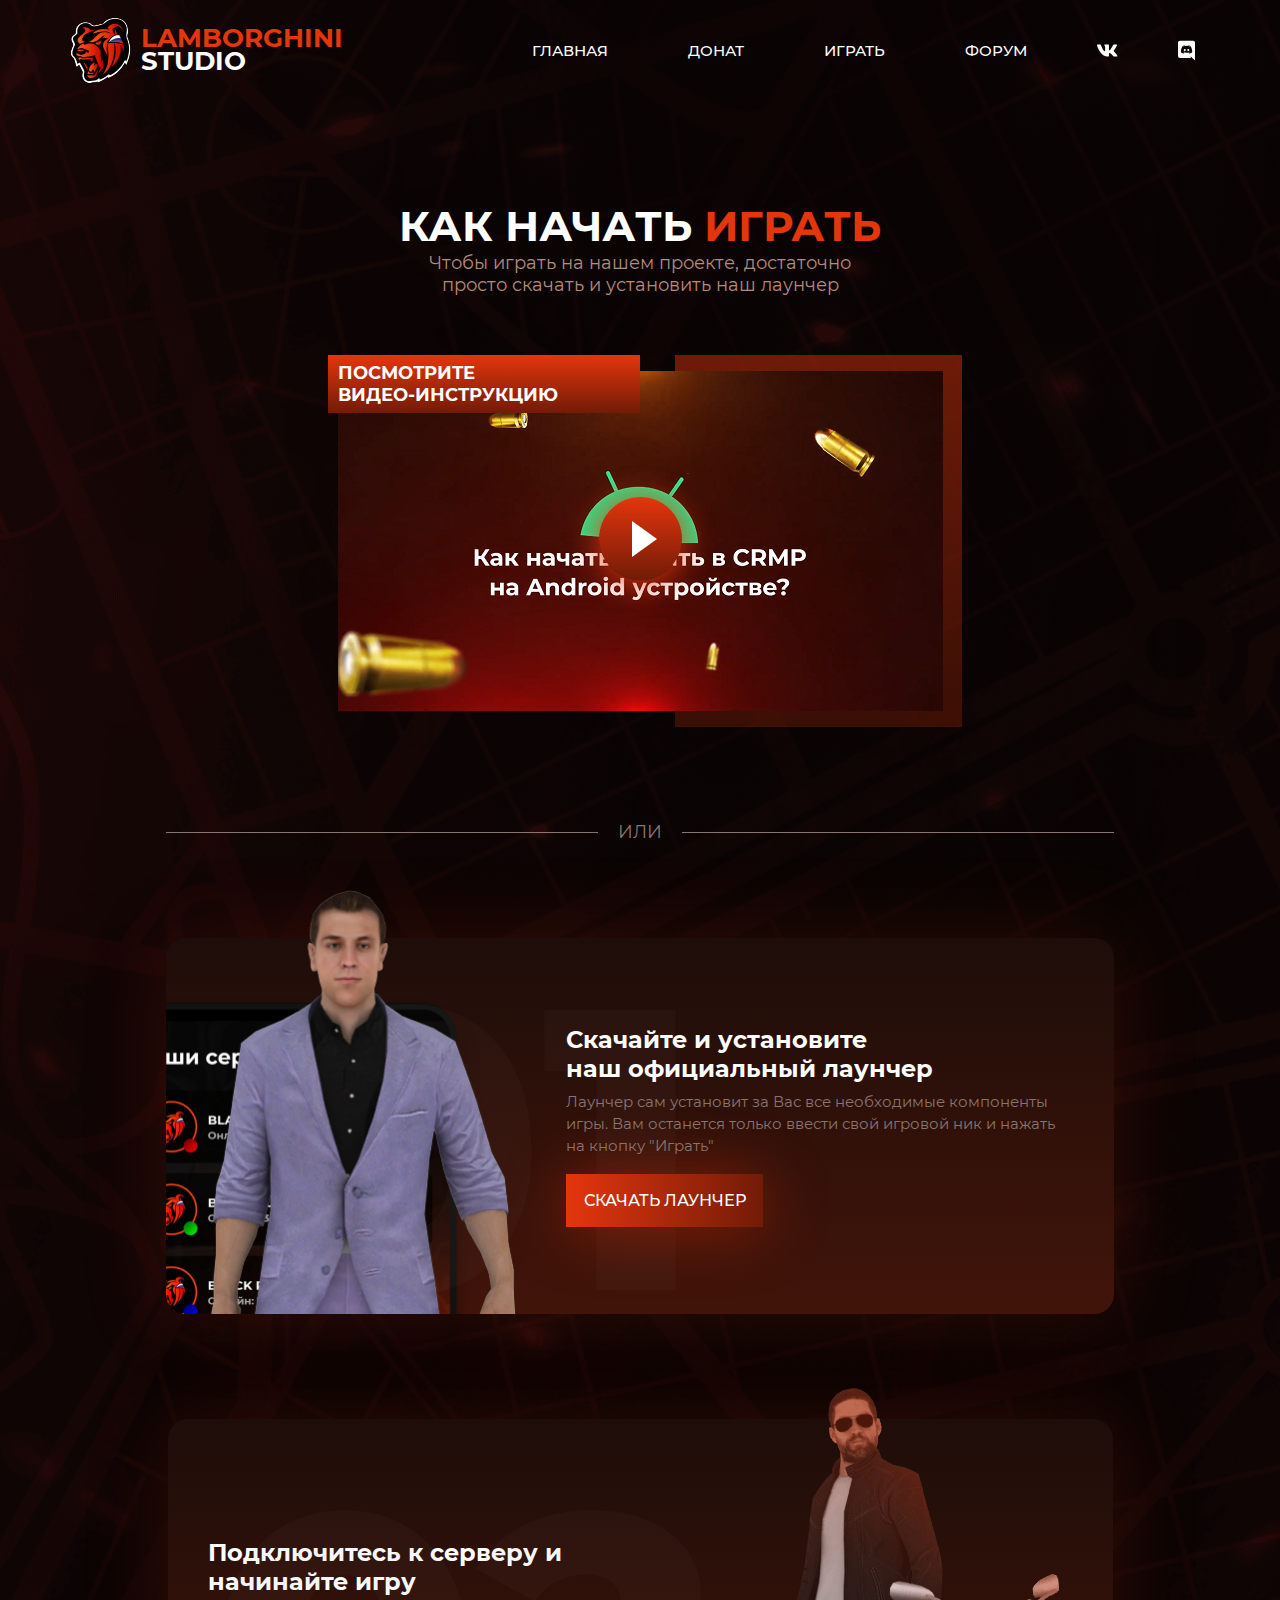
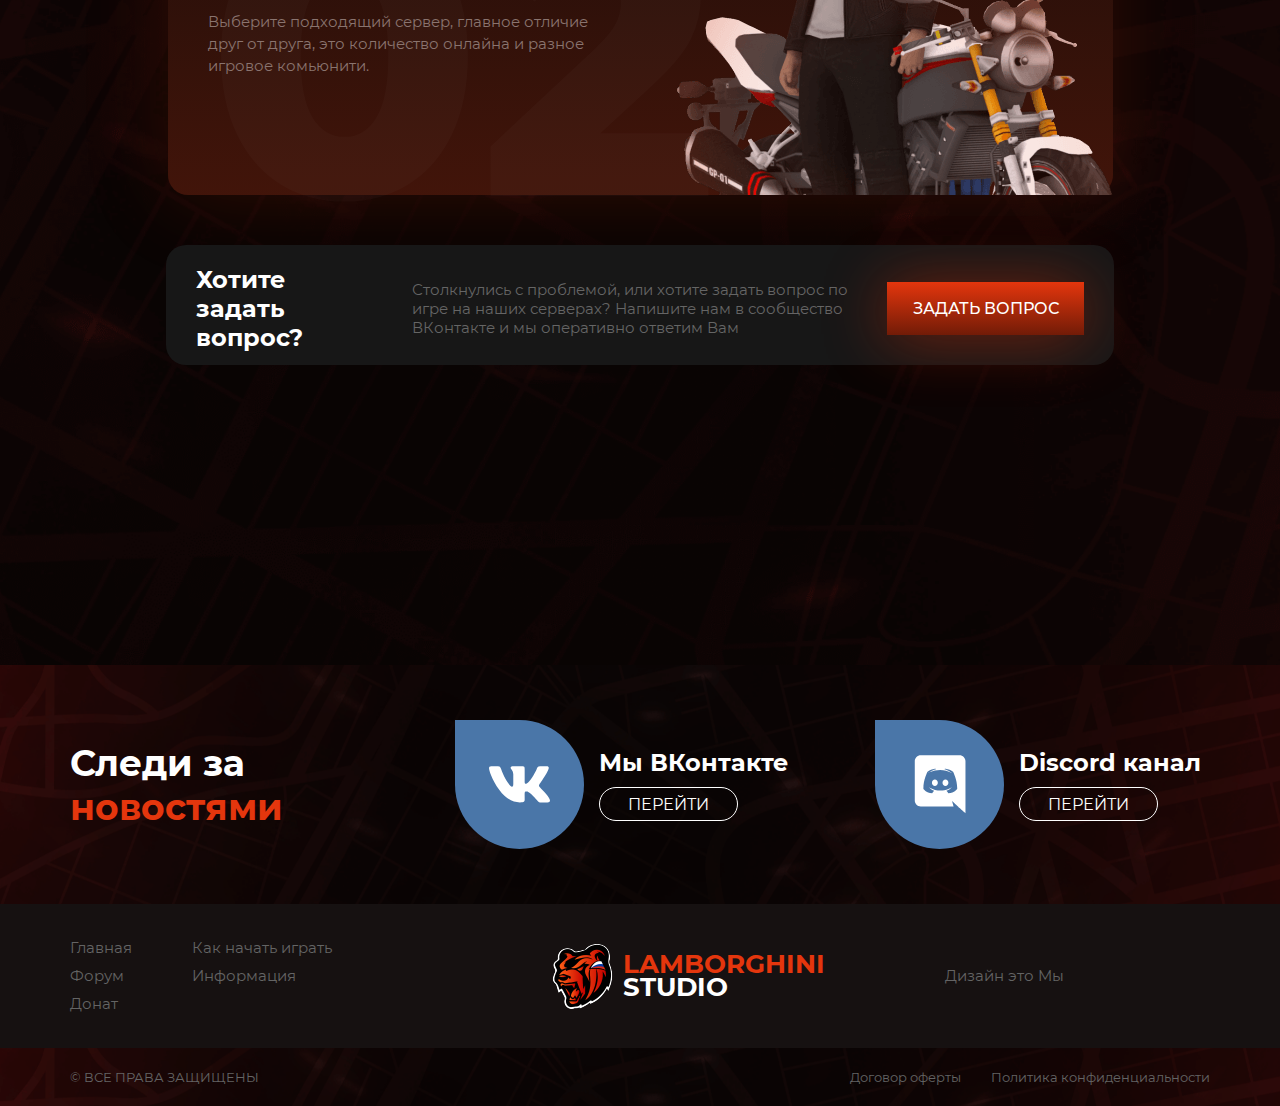
<file: play.html>
<!DOCTYPE HTML>
<html>
   <head>
      <title>Как начать играть в CRMP на Android</title>
      <meta charset=utf-8>
      <meta name="format-detection" content="telephone=no">
      <meta name="viewport" content="width=device-width, user-scalable=1.0">
      <link rel="stylesheet" media="screen" href="css/style.css@v=2.css">
	   <link href="css/lity.css@v=2.css" rel="stylesheet">
      <link href="css/responsive.css@v=2.css" rel="stylesheet">


      <meta property="og:type" content="article">
      <meta property="og:title" content="BLACK RUSSIA - Играй в Россию на своем телефоне">
      <meta property="og:description" content="Начни играть в Россию на своем телефоне">
      <meta property="og:image" content="/img/screenshot.png">
      <meta property="og:url" content="/">
      <meta property="og:image:width" content="1200">
      <meta property="og:image:height" content="630">

      <meta name="description" content="Начни играть в РОССИЮ прямо в своем телефоне">
      <meta name="keywords" content="гта россия, crmp android, гта андроид, blackrussia скачать, крмп на телефон">
      <link rel="icon" href="img/favicon.ico">

   </head>
   <body>
      <header >
         <div class="container">
            <div class="head_container">
               <a href="index.html" class="logo" >
                  <img src="img/logo.png" alt="">
                  <p> LAMBORGHINI 
                     <span>STUDIO</span>
                  </p>
               </a>
               <div class="mobile_menu"><span></span></div>
               <nav class="menu">
                  <ul>
                     <li><a href="index.html">ГЛАВНАЯ</a></li>
                     <li><a href="https://vk.com/lamborghini.studio">ДОНАТ</a></li>
                     <li><a href="play.html">ИГРАТЬ</a></li>
                     <li><a href="https://vk.com/lamborghini.studio" target = "_blank">ФОРУМ</a></li>
                  </ul>
                  <div class="head_soc">
                     <a href="https://vk.com/lamborghini.studio" target="_blank"><img src="img/soc1.svg" alt="Мы ВКонтакте"></a>
                     <a href="https://vk.com/lamborghini.studio" target="_blank"><img src="img/soc2.svg" alt="Наш Discord"></a>
                  </div>
               </nav>
            </div>
         </div>
      </header>
<section class="kak">
   <div class="container">
      <h2>Как начать<span> играть</span></h2>
      <p class="pretext">Чтобы играть на нашем проекте, достаточно <br>
         просто скачать и установить наш лаунчер
      </p>
      <div class="kak_container">
		<a   href="https://youtu.be/x8v-4O8jYgo" data-lity="">
			     <div class="cyc_video  video_wrapper video_wrapper_full js-videoWrapper">             
            </div>
			 <div class="playpause"> </div>
			 </a> 
 
         <div class="kak_desc"> 
            Посмотрите <br>
            видео-инструкцию
         </div>
      </div>
   </div>
</section>
<div class="kak_or">
   <p>ИЛИ</p>
</div>
<section class="official">
   <div class="container">
      <div class="official_container">
         <div class="official_img">
            <img src="img/tel.png" alt="">
         </div>
         <div class="official_text">
            <h3>Скачайте и установите<br>
               наш официальный лаунчер
            </h3>
            <p>Лаунчер сам установит за Вас все необходимые компоненты игры. Вам останется только ввести свой игровой ник и нажать на кнопку "Играть"</p>
            <a href="https://t.me/beenrussia67"> СКАЧАТЬ ЛАУНЧЕР</a>
            <span>01</span>
         </div>
      </div>
   </div>
</section>
<section class="serv">
   <div class="container">
      <div class="serv_container">
         <div class="serv_text">
            <h3>Подключитесь к серверу
               и начинайте игру
            </h3>
            <p>Выберите подходящий сервер, главное отличие друг от друга, это количество онлайна  и разное игровое комьюнити.</p>
            <span>02</span>
         </div>
         <div class="serv_img">
            <img src="img/serv.png" alt="">
         </div>
      </div>
   </div>
</section>
<section class="question">
   <div class="container">
      <div class="question_container">
         <h3>Хотите задать
            вопрос?
         </h3>
         <p>Столкнулись с проблемой, или хотите задать вопрос по игре на наших серверах? Напишите нам в сообщество ВКонтакте и мы оперативно ответим Вам</p>
         <a href="https://t.me/beenrussia67" target="_blank">ЗАДАТЬ ВОПРОС</a>
      </div>
   </div>
</section>
<section class="bottom">
   <div class="container">
      <div class="bottom_container">
         <h2>Следи за<br>
            <span>новостями</span>
         </h2>
         <div class="bottom_item">
            <div class="bottom_img">
               <img src="img/soc11.svg" alt="">
            </div>
            <div class="bottom_text">
               <p>Мы ВКонтакте</p>
               <span>     </span>
               <a href="https://t.me/beenrussia67" target="_blank">ПЕРЕЙТИ</a>
            </div>
         </div>
         <div class="bottom_item v2">
            <div class="bottom_img">
               <img src="img/soc22.svg" alt="">
            </div>
            <div class="bottom_text">
               <p>Discord канал</p>
               <span>     </span>
               <a href="htthttps://t.me/beenrussia67" target="_blank">ПЕРЕЙТИ</a>
            </div>
         </div>
      </div>
   </div>
</section>
<footer>
   <div class="container">
      <div class="foot_container">
         <div class="foot_menu">
            <ul>
               <li><a href="index.html">Главная</a></li>
               <li><a href="https://t.me/beenrussia67" target="_blank">Форум</a></li>
               <li><a href="https://t.me/beenrussia67">Донат</a></li>
            </ul>
            <ul>
               <li><a href="play.html">Как начать играть</a></li>
               <li><a href="play.html#">Информация</a></li>
            </ul>
         </div>
         <a href="index.html" class="logo" >
            <img src="img/logo.png" alt="">
            <p> LAMBORGHINI 
               <span>STUDIO</span>
            </p>
         </a>
         <a class="mail_foot mob_hidden" href="https://vk.com/lamborghini.studio">Дизайн это Mы</a> 
        <!-- <a href="#" class="foot_dev">      
         <img src="./img/dev.png" alt="">
         </a>-->
         <div class="foot_link mob">
            <a class="" href="https://t.me/beenrussia67" target="_blank">Договор оферты</a>        <a class="" href="https://t.me/beenrussia67" target="_blank">Политика конфиденциальности</a>  
         </div>
      </div>
   </div>
   <div class="foot2">
      <div class="container">
         <div class="foot_container">
            <p>© ВСЕ ПРАВА ЗАЩИЩЕНЫ</p>
            <a class="mob_hidden" href="https://t.me/beenrussia67" target="_blank">Договор оферты</a>          <a class="mob_hidden" href="https://t.me/beenrussia67" target="_blank">Политика конфиденциальности</a>  
            <a class="mail_foot mob" href="mailto:info@lamborghini.com">lamborghini@studio.com</a> 
         </div>
      </div>
   </div>
</footer>

<script src="https://code.jquery.com/jquery-1.11.3.min.js"></script>
<script  type="text/javascript" src="js/lity.js"></script>

<script>
  
   $('.mobile_menu').on('click', function (e) {
   	e.preventDefault();
   	$(this).toggleClass('menu_btn_active');
   	$("body").toggleClass('open');
   	$('.menu').toggleClass('opened');
   
   
   });
</script>
</body>
</html>
</file>
<file: css/style.css@v=2.css>
@font-face {
	font-family: Montserrat;
	src:  url('../fonts/Montserrat-Regular.ttf')  format('truetype');	
	font-weight: 400;
	font-style: normal;
}

@font-face {
	font-family: Montserrat;
	src:  url('../fonts/Montserrat-Medium.ttf')  format('truetype');	
	font-weight: 500;
	font-style: normal;
}

@font-face {
	font-family: Montserrat;
	src:  url('../fonts/Montserrat-Bold.ttf')  format('truetype');	
	font-weight: 700;
	font-style: normal;
}

@font-face {
	font-family: Montserrat;
	src:  url('../fonts/Montserrat-ExtraBold.ttf')  format('truetype');	
	font-weight: 900;
	font-style: normal;
}



* {
	box-sizing: border-box;
}

body,
p,
h1,
h2,
h3,
h4,
h5 {
	margin: 0;
	padding: 0;
}

h1,
h2,
h3,
h4,
h5 {
	font-weight: normal;
}

ul {
	margin: 0;
	padding: 0;
	list-style-type: none;
}

input:focus,
button:focus {
	outline: none;
}

textarea:focus {
	outline: none;
}

body {
	color: #000;
	font-family: Montserrat;
	font-size: 14px;
	margin: 0 auto;
	width: 100%;
	min-width: 1250px;
	position: relative;
	line-height: normal;
	background: url(../img/bg.png) no-repeat top center;
	background-size: cover;
}

.container {
	width: 100%;
	max-width: 1140px;
	margin: auto;
}


header{}
.head_container{
    display: flex;
    flex-wrap: wrap;
    height: 100px;
    align-items: center;
}
.logo{
    text-decoration: none;
    display: flex;
    align-items: center;
}
.logo p{
    font-size: 26px;
    font-weight: 700;
    line-height: 23px;
    text-transform: uppercase;
    color: #e4360d;
    margin-left: 10px;
}
.logo span{
    color: #fff;
    display: block;
}


.menu{
    margin-left: auto;
    display: flex;
    align-items: center;
}
.menu li{
    margin: 0 40px;
}
.menu ul{
    display: flex;
    align-items: center;
    margin-right: -30px;
}
.menu li a{
    color: #ffffff;
    font-size: 15px;
    font-weight: 500;
    text-decoration: none;
    position:relative;
}
.menu li a:before{
	content:"";
	width: 0%;
	height: 3px;
	background-color: #e4360d;
	position: absolute;
	bottom: -6px;
	left: 0;
	right: 0;
	transition:0.5s;
	margin: auto;
}

.menu li a:hover:before{
	width: 100%;

}
.menu li a.active:before{
	width: 100%;

}

.head_soc{
    display: flex;
    align-items: center;
    margin-right: 15px;
}
.head_soc a{
    margin-left: 60px;
}
.head_soc img{
    display: block;
}


.baner{
    background: url(../img/bann.png) no-repeat top center;
    margin-top: -20px;
    height: 1100px;
    overflow: hidden;
}
.baner_container{
    display: flex;
    padding-top: 100px;
    flex-wrap: wrap;
}
.baner_left{
    width: 660px;
    padding-top: 150px;
}
.baner_left h1{
    font-size: 46px;
    font-weight: 900;
    margin-bottom: 15px;
    color: #fff;
}

.baner_left h1 br{
	display:none;
}




.baner_left h1 span{
	 color: #e4360d;
}
.baner_left p{
    color: #8d6d6d;
    font-size: 16px;
    font-weight: 400;
}
.baner_right{
    width: 480px;
    margin-left: -120px;
    padding-top: 62px;
}
.baner_right img{}

.why{
    margin-top: -170px;
}
h2{
    font-family: Montserrat;
    font-size: 42px;
    font-weight: 700;
    color: #ffffff;
    text-align: center;
    margin-bottom: 40px;
}
h2 span{
    color: #e4360d;
}
.why_container{
    margin-top: 120px;
}
.why_item{
    display: flex;
    flex-wrap: wrap;
    justify-content: space-between;
    align-items: center;
    margin-bottom: 90px;
}
.why_img{
    width: 535px;
    position: relative;
    height: 253px;
}
.why_img img{
    display: block;
    max-width: 100%;
    position: relative;
    z-index: 2;
}
.why_img:before{
	content:"";
	width: 287px;
	height: 290px;
	background-image: linear-gradient(180deg, #e4360d 0%, #721b07 100%);
	position: absolute;
	z-index: 0;
	left: -20px;
	top: -19px;
}
.why_item:nth-child(2) .why_img:before{
	left: auto;
	right: -15px;
	top: -25px;
	height: 268px;
}
.why_item:nth-child(2) {}
.why_text{
    width: 570px;
    padding-right: 40px;
}
.why_text h3{
    color: #ffffff;
    font-size: 32px;
    font-weight: 700;
    margin-bottom: 20px;
}
.why_text h3 span{
    color: #e4360d;
}
.why_text p{
    color: #ffffff;
    font-size: 15px;
    font-weight: 400;
}



.playpause {
	margin-bottom: 0;
	position: absolute;
	overflow: hidden;
	height: 100%;
	width: 100%;
	left: 0;
	top: 0;
	border: 0;
	background: url(../img/vd.png) no-repeat;
	cursor: pointer;
	background-size: cover;
}

.playpause img {
	width: 100%;
	display: block;
}

.playpause:before {
	content: "";
	background: url(../img/play.png) no-repeat center;
	width: 155px;
	height: 155px;
	position: absolute;
	left: 0;
	right: 0;
	top: 0;
	bottom: 0;
	margin: auto;
	transition: 0.5s;
}

.videoWrapperActive button.playpause {
	display: none;
}

.cyc_video {
	position: relative;
	height: 100%;
}

.video1 {
	width: 100%;
	display: block;
	height: 100%;
}



.media{
    padding: 25px 0;
}
.media_container{
    display: flex;
    flex-wrap: wrap;
    margin-top: 60px;
}
.media_video{
    width: 564px;
    height: 304px;
    margin-right: 12px;
	position:relative;
}
.media_img{
    display: flex;
    width: 564px;
    flex-wrap: wrap;
}
.media_img img{
    display: block;
    max-width: 100%;
}
.media_img a{
    width: 276px;
    height: 146px;
    margin-right: 12px;
    overflow: hidden;
    margin-bottom: 11px;
    position: relative;
}

.media_img a:before, .media_img2 a:before{
	content:"";
	background: url(../img/loop.png) no-repeat center, rgb(51 10 0 / 0.52);
	position: absolute;
	width: 100%;
	height: 100%;
	transition: 0.5s;
	opacity:0;
}
.media_img a:hover:before, .media_img2 a:hover:before{
	opacity:1;
}


.media_img a:nth-child(2n){
	margin-right:0;
}
.media_img2{
	    display: flex;
    width: 100%;
    flex-wrap: wrap;
}

.media_img2 a:nth-child(4n){
	margin-right:0;
}


.media_img2 a{
	    width: 276px;
    height: 146px;
    margin-right: 12px;
    overflow: hidden;
    margin-bottom: 11px;
    position:relative;
}
.media_img2 img{
	    display: block;
    max-width: 100%;
}


.download{
    padding: 70px 0 40px;
}
.download_container{
    display: flex;
    flex-wrap: wrap;
    align-items: center;
}
.download_img{
    width: 351px;
    margin-right: 55px;
}
.download_img img{
    max-width: 100%;
    display: block;
}
.download_text{
    width: 525px;
}
.download_text h2{
    text-align: left;
    margin-bottom: 20px;
}

.download_text h2 br{
	display:none;
}


.download_text p{
    color: #ffffff;
    font-size: 15px;
    font-weight: 400;
    margin-bottom: 40px;
}
.download_text a{
    width: 197px;
    height: 61px;
    box-shadow: 0 3px 63px rgba(255, 49, 0, 0.41);
    background-image: linear-gradient(180deg, #e4360d 0%, #721b07 100%);
    display: block;
    color: #ffffff;
    font-family: Montserrat;
    font-size: 16px;
    font-weight: 500;
    text-align: center;
    display: flex;
    align-items: center;
    justify-content: center;
    text-decoration: none;
}

.download_text a:hover{
	background-image: linear-gradient(180deg, #721b07 0%, #e4360d 100%);
}


.stat{
    padding: 0 0 65px;
}
.stat h2{
    text-align: left;
}
.stat_container{
    display: flex;
    flex-wrap: wrap;
    justify-content: space-between;
    position: relative;
}
.stat_item{
    width: 276px;
    height: 121px;
    background-image: linear-gradient(181deg, #000000 0%, #721b07 100%);
    padding: 12px 10px 5px;
    position: relative;
}
.stat_top{
    display: flex;
    align-items: center;
}
.stat_top img{}
.stat_top p{
    color: #fff;
    font-family: Montserrat;
    font-size: 22px;
    font-weight: 700;
    margin-left: 15px;
}
.stat_top p span{
    color: #e4360d;
}


.stat_line{
    width: 100%;
    height: 7px;
    background-color: rgb(0 0 0 / 0.52);
    margin: 10px 0;
    position: relative;
}
.stat_line span{
    height: 7px;
    background-image: linear-gradient(180deg, #e4360d 0%, #721b07 100%);
    position: absolute;
}
.stat_cyfre{
    color: #704136;
    font-family: Montserrat;
    font-size: 16px;
    font-weight: 500;
    text-align: center;
}
.stat_cyfre span{
    color: #ffffff;
    font-weight: 900;
}

.stat_item.v2{
    background-image: linear-gradient(181deg, #000000 0%, #237207 100%);
}
.stat_item.v3{
    background-image: linear-gradient(181deg, #000000 0%, #071972 100%);
}
.stat_item.v4{
    background-image: linear-gradient(181deg, #000000 0%, #724e07 100%);
}
.stat_item.v5{
    background-image: linear-gradient(181deg, #000000 0%, #FFA500 100%);
}
.stat_item.v6{
    background-image: linear-gradient(181deg, #000000 0%, #7A28FF 100%);
}
.stat_item.v7{
    background-image: linear-gradient(181deg, #000000 0%, #ccff00 100%);
}
.stat_item.v8{
    background-image: linear-gradient(181deg, #000000 0%, #D013A7 100%);
}
.stat_item.v9{
    background-image: linear-gradient(181deg, #000000 0%, #C31432 100%);
}
.stat_item.v10{
    background-image: linear-gradient(181deg, #000000 0%, #585858 100%);
}
.stat_item.v11{
    background-image: linear-gradient(181deg, #000000 0%, #4B0082 100%);
}
.stat_item.v12{
    background-image: linear-gradient(181deg, #000000 0%, #FFFFFF 100%);
}

.stat_item.v2 .stat_line span{
    background-image: linear-gradient(180deg, #36e40d 0%, #187207 100%);
}
.stat_item.v3 .stat_line span{
    background-image: linear-gradient(180deg, #0d3fe4 0%, #180772 100%);
}
.stat_item.v4 .stat_line span{
    background-image: linear-gradient(180deg, #e4ab0d 0%, #cc7400 100%);
}
.stat_item.v5 .stat_line span{
    background-image: linear-gradient(180deg, #e4ab0d 0%, #FFA500 100%);
}
.stat_item.v6 .stat_line span{
    background-image: linear-gradient(180deg, #7A28FF 0%, #8120E1 100%);
}
.stat_item.v7 .stat_line span{
    background-image: linear-gradient(180deg, #b1aeb6 0%, #ccff00 100%);
}
.stat_item.v8 .stat_line span{
    background-image: linear-gradient(180deg, #FF53D9 0%, #D013A7 100%);
}
.stat_item.v9 .stat_line span{
    background-image: linear-gradient(180deg, #C31432 0%, #B90C69 100%);
}
.stat_item.v10 .stat_line span{
    background-image: linear-gradient(180deg, #585858 0%, #212121 100%);
}
.stat_item.v11 .stat_line span{
    background-image: linear-gradient(180deg, #4B0082 0%, #212121 100%);
}
.stat_item.v12 .stat_line span{
    background-image: linear-gradient(180deg, #FFFFFF 0%, #212121 100%);
}


.stat_item.v2 .stat_top p span{
    color: #219508;
}
.stat_item.v3 .stat_top p span{
    color: #202fce;
}
.stat_item.v4 .stat_top p span{
    color: #e4710d;
}
.stat_item.v5 .stat_top p span{
    color: #FFA500;
}
.stat_item.v6 .stat_top p span{
    color: #7A28FF;
}
.stat_item.v7 .stat_top p span{
    color: #ccff00;
}
.stat_item.v8 .stat_top p span{
    color: #D013A7;
}
.stat_item.v9 .stat_top p span{
    color: #C31432;
}
.stat_item.v10 .stat_top p span{
    color: #000000;
}
.stat_item.v11 .stat_top p span{
    color: #4B0082;
}
.stat_item.v12 .stat_top p span{
    color: #FFFFFF;
}


.stat_item.disable  .stat_top {opacity: 0.35;}
.stat_item.disable  .stat_line {opacity: 0.35;}

.stat_item.disable.v4{
    background-image: linear-gradient(181deg, rgb(0 0 0 / 0.35) 0%, rgb(114 78 7 / 0.35) 100%);
}


.stat_item.disable  .stat_cyfre {opacity: 0.35;}
.stat_item .soon{
    display: none;
    text-shadow: 0 3px 91px #000000;
    color: #ffffff;
    font-size: 16px;
    font-weight: 700;
    position: absolute;
    top: 0;
    left: 0;
    text-align: center;
    line-height: 121px;
    right: 0;
}
.stat_item.disable .soon {
    display: block;
}


.stat_all{
    position: absolute;
    right: 0;
    top: -135px;
    width: 183px;
    height: 59px;
    background-color: rgb(62 40 36 / 0.6);
    display: flex;
    align-items: center;
    justify-content: space-between;
    padding: 0 15px;
}

.stat_all:before{
	content:"";
	width: 109px;
	height: 2px;
	background-image: linear-gradient(180deg, #e4360d 0%, #721b07 100%);
	top: -1px;
	left: 0;
	right: 0;
	margin: auto;
	position: absolute;
}
.stat_all p{
    color: #ffffff;
    font-size: 16px;
    font-weight: 500;
    width: 70px;
}
.stat_all span{
    color: #e4360d;
    font-size: 28px;
    font-weight: 700;
}


.bottom{
    background: url(../img/bottom.png) no-repeat top center;
    padding: 55px 0;
    background-size: cover;
}
.bottom_container{
    display: flex;
    align-items: center;
    flex-wrap: wrap;
}
.bottom_container h2{
    text-align: left;
    margin-right: auto;
    margin-bottom: 0;
    font-size: 36px;
}
.bottom_item{
    display: flex;
    flex-wrap: wrap;
    width: 335px;
    align-items: center;
    margin-right: 85px;
}
.bottom_item:last-child{
	margin-right:0;
}
.bottom_img{
    width: 129px;
    height: 129px;
    background: url(../img/soc_bg1.png) no-repeat;
    display: flex;
    align-items: center;
    justify-content: center;
    margin-right: 15px;
}
.bottom_img img{}
.bottom_text{
    width: 190px;
}
.bottom_text p{
    color: #ffffff;
    font-size: 24px;
    font-weight: 700;
}
.bottom_text span{
    color: #67443c;
    font-size: 14px;
    font-weight: 400;
    display: block;
    margin-bottom: 10px;
}
.bottom_text a{
    color: #ffffff;
    font-size: 16px;
    font-weight: 400;
    border-radius: 21px;
    border: 1px solid #ffffff;
    display: block;
    text-align: center;
    width: 139px;
    height: 34px;
    text-decoration: none;
    line-height: 34px;
}
.bottom_text a:hover{
	background:#fff;
	color:#000;
}



footer{
    background-color: #161111;
}
.foot_container{
    display: flex;
    align-items: center;
    padding: 30px 0;
    flex-wrap: wrap;
}
.foot_menu{
    display: flex;
    flex-wrap: wrap;
    margin-right: 160px;
}
.foot_menu ul{
    margin-right: 60px;
}
.foot_menu li {}
.foot_menu li a{
    color: #646464;
    font-size: 15px;
    font-weight: 400;
    line-height: 28px;
    text-decoration: none;
}
.foot_menu li a:hover{
	color: #e4360d;
}


footer .logo{
    margin-right: 120px;
}
footer .logo p{
}

.mail_foot{
    color: #646464;
    font-size: 15px;
    font-weight: 400;
    line-height: 28px;
    text-decoration: none;
}
.mail_foot:hover {
    color: #e4360d;
}


.foot_dev{
    margin-left: auto;
    text-decoration: none;
}


.foot2{
    background: url(../img/bottom.png) no-repeat top center;
    padding: 15px 0;
    background-size: cover;
}

.foot2 .foot_container{
	padding:0;
}

.foot2 p{
    color: #646464;
    font-size: 13px;
    font-weight: 400;
    line-height: 28px;
    margin-right: auto;
}
.foot2 a{
    color: #646464;
    font-size: 13px;
    font-weight: 400;
    line-height: 28px;
    text-decoration: none;
    margin-left: 30px;
}
.foot2 a:hover {
    color: #e4360d;
}


.login_form{
    background: url(../img/bann.png) no-repeat 50% -170px;
    margin-top: -100px;
    height: 990px;
    padding-top: 165px;
    margin-bottom: -188px;
}
.login_form h2{
    text-transform: uppercase;
    margin-bottom: 5px;
}
.login_form form
{
    width: 440px;
    height: 540px;
    border-radius: 10px;
    background-color: #010100;
    background-image: linear-gradient(180deg, rgba(1, 1, 0, 0) 0%, rgba(228, 54, 13, 0.25) 100%);
    margin: 40px auto 0;
    padding: 45px 70px 40px;
    display: flex;
    flex-wrap: wrap;
    justify-content: space-between;
}
.login_form label{
	color: #ffffff;
	font-size: 15px;
	font-weight: 400;
	margin-bottom: 15px;
	display: block;
}
.login_form input{
    width: 100%;
    height: 48px;
    border-radius: 24px;
    background-color: #1d1010;
    color: #ffffff;
    font-family: Montserrat;
    font-size: 15px;
    font-weight: 500;
    padding-left: 25px;
    margin-bottom: 25px;
     border: 1px solid #1d1010;
}

.login_form input:focus{
	border: 1px solid #e4360d;


}

.login_form button{
    width: 304px;
    height: 53px;
    box-shadow: 0 3px 63px rgba(255, 49, 0, 0.41);
    border-radius: 27px;
    background-image: linear-gradient(180deg, #e4360d 0%, #721b07 100%);
    margin-top: 20px;
    border: 0;
    color: #ffffff;
    font-family: Montserrat;
    font-size: 16px;
    font-weight: 700;
    cursor: pointer;
}

.donat_login button:hover{
	background-image: linear-gradient(180deg, #721b07 0%, #e4360d 100%);
}

.login_form_coll{
	width: 304px;

}
.login_form_val{
    position: relative;
}

.login_form_val span{
	width: 88px;
	height: 48px;
	background-color: #2e1c1c;
	position: absolute;
	right: 0;
	color: #ffffff;
	font-size: 15px;
	font-weight: 400;
	text-transform: uppercase;
	display: flex;
	align-items: center;
	justify-content: center;
	top: 0;
	border-radius: 0 24px 24px 0;
}




.donat_form{
    background: url(../img/bann.png) no-repeat 50% -170px;
    margin-top: -100px;
    height: 925px;
    padding-top: 165px;
    margin-bottom: -188px;
}
.donat_form h2{
    text-transform: uppercase;
    margin-bottom: 5px;
}
.donat_form form
{
    width: 826px;
    height: 431px;
    border-radius: 10px;
    background-color: #010100;
    background-image: linear-gradient(180deg, rgba(1, 1, 0, 0) 0%, rgba(228, 54, 13, 0.25) 100%);
    margin: 40px auto 0;
    padding: 45px 70px 40px;
    display: flex;
    flex-wrap: wrap;
    justify-content: space-between;
}
.donat_form label{
	color: #ffffff;
	font-size: 15px;
	font-weight: 400;
	margin-bottom: 15px;
	display: block;
}
.donat_form input{
    width: 100%;
    height: 48px;
    border-radius: 24px;
    background-color: #1d1010;
    color: #ffffff;
    font-family: Montserrat;
    font-size: 15px;
    font-weight: 500;
    padding-left: 25px;
    margin-bottom: 55px;
     border: 1px solid #1d1010;
}

.donat_form input:focus{
	border: 1px solid #e4360d;


}

.donat_form button{
    width: 304px;
    height: 53px;
    box-shadow: 0 3px 63px rgba(255, 49, 0, 0.41);
    border-radius: 27px;
    background-image: linear-gradient(180deg, #e4360d 0%, #721b07 100%);
    margin: auto;
    border: 0;
    color: #ffffff;
    font-family: Montserrat;
    font-size: 16px;
    font-weight: 700;
    cursor: pointer;
}

.donat_form button:hover{
	background-image: linear-gradient(180deg, #721b07 0%, #e4360d 100%);
}


.pretext{
    color: #b4897f;
    font-size: 18px;
    font-weight: 400;
    text-align: center;
}
.donat_form_coll{
	width: 304px;

}
.donat_form_val{
    position: relative;
}


::placeholder{
	color: #463430;

}
.donat_form_val span{
	width: 88px;
	height: 48px;
	background-color: #2e1c1c;
	position: absolute;
	right: 0;
	color: #ffffff;
	font-size: 15px;
	font-weight: 400;
	text-transform: uppercase;
	display: flex;
	align-items: center;
	justify-content: center;
	top: 0;
	border-radius: 0 24px 24px 0;
}



.nice-select {
	cursor: pointer;
	display: block;
	outline: none;
	padding-left: 17px;
	padding-right: 24px;
	position: relative;
	-webkit-transition: all 0.2s ease-in-out;
	transition: all 0.2s ease-in-out;
	-webkit-user-select: none;
	-moz-user-select: none;
	-ms-user-select: none;
	user-select: none;
	white-space: nowrap;
	width: 100%;
	height: 48px;
	border-radius: 24px;
	background-color: #1d1010;
	border: 0;
	color: #ffffff;
	font-size: 15px;
	font-weight: 500;
	padding-left: 25px;
	line-height: 48px;
	margin-bottom: 55px;
}

.nice-select .current {
}

.nice-select:after {
	content: '';
	position: absolute;
	background: url(../img/arr.png) no-repeat;
	right: 17px;
	top: 20px;
	width: 16px;
	height: 10px;
}

.nice-select.open:after {
	-webkit-transform: rotate(-135deg);
	-ms-transform: rotate(-135deg);
	transform: rotate(-180deg);
	top: 18px;
}

.nice-select.open .list {
	opacity: 1;
	pointer-events: auto;
	-webkit-transform: scale(1) translateY(0);
	-ms-transform: scale(1) translateY(0);
	transform: scale(1) translateY(0);
}

.nice-select.disabled {
	border-color: #ededed;
	color: #999;
	pointer-events: none;
}

.nice-select.disabled:after {
	border-color: #cccccc;
}

.nice-select.wide {
	width: 100%;
}

.nice-select.wide .list {
	left: 0 !important;
	right: 0 !important;
}

.nice-select.right {
	float: right;
}

.nice-select.right .list {
	left: auto;
	right: 0;
}

.nice-select.small {
	font-size: 12px;
	height: 36px;
	line-height: 34px;
}

.nice-select.small:after {
	height: 4px;
	width: 4px;
}

.nice-select.small .option {
	line-height: 34px;
	min-height: 34px;
}

.nice-select .list {
	opacity: 0;
	overflow: hidden;
	padding: 0;
	pointer-events: none;
	position: absolute;
	top: 100%;
	left: 0;
	-webkit-transform-origin: 50% 0;
	-ms-transform-origin: 50% 0;
	transform-origin: 50% 0;
	-webkit-transform: scale(0.75) translateY(-21px);
	-ms-transform: scale(0.75) translateY(-21px);
	transform: scale(0.75) translateY(-21px);
	-webkit-transition: all 0.2s cubic-bezier(0.5, 0, 0, 1.25), opacity 0.15s ease-out;
	transition: all 0.2s cubic-bezier(0.5, 0, 0, 1.25), opacity 0.15s ease-out;
	z-index: 15;
	width: 279px;
	box-shadow: 0 26px 22px rgba(0, 0, 0, 0.36);
	background-color: #291b1b;
	border-radius: 0 0 20px 20px;
}

.nice-select .list:hover .option:not(:hover) {
	background-color: transparent !important;
}

.nice-select .option {
	cursor: pointer;
	transition: all 0.2s;
	font-size: 14px;
	color: #ffffff;
	font-size: 15px;
	font-weight: 500;
	line-height: 1;
	text-transform: uppercase;
	padding: 10px 10px 10px 25px;
}

.nice-select .option:hover,
.nice-select .option.focus,
.nice-select .option.selected.focus {
	background-image: linear-gradient(180deg, #e4360d 0%, #721b07 100%);
}

.nice-select .option.selected {
	font-weight: bold;
}

.nice-select .option.disabled {
	background-color: transparent;
	color: #999;
	cursor: default;
}

.no-csspointerevents .nice-select .list {
	display: none;
}

.no-csspointerevents .nice-select.open .list {
	display: block;
}


.x2{
    width: 713px;
    height: 202px;
    background-image: linear-gradient(180deg, #e4360d 0%, #721b07 100%);
    margin: auto;
    border-radius: 0 0 25px 25px;
    display: flex;
    align-items: center;
    padding: 0 55px;
}
.x2_left{
    color: #1e0701;
    font-family: Montserrat;
    font-size: 180px;
    font-weight: 700;
    margin-right: 30px;
}
.x2_right{}
.x2_right p{
    color: #1e0701;
    font-size: 24px;
    font-weight: 700;
    text-transform: uppercase;
    margin-bottom: 5px;
}
.x2_right span{
    color: #1e0701;
    font-size: 15px;
    font-weight: 400;
    display: block;
}



.advantages{
    padding: 50px 0 5px;
}
.advantages h2{
    text-align: left;
    text-transform: uppercase;
    margin-bottom: 75px;
}
.advantages_container{
    display: flex;
    flex-wrap: wrap;
    justify-content: space-between;
    position: relative;
}
.advantages_item{
    width: 360px;
    height: 155px;
    box-shadow: 0 3px 85px rgba(228, 54, 13, 0.17);
    background-color: #1e0d09;
    background-image: linear-gradient(180deg, rgba(30, 13, 9, 0) 0%, rgb(228 54 13 / 0.18) 100%);
    display: flex;
    flex-wrap: wrap;
    align-items: center;
    padding: 0 20px;
    margin-bottom: 25px;
}
.advantages_img{
    width: 88px;
    margin-right: 30px;
}
.advantages_img img{
    display: block;
    max-width: 100%;
}
.advantages_text{
    width: calc(100% - 118px);
}
.advantages_text p{
    color: #544642;
    font-size: 12px;
    font-weight: 400;
    margin: 3px 0 5px;
    height: 45px;
    overflow: hidden;
}
.advantages_text span{
    color: #e4360d;
    font-size: 12px;
    font-weight: 700;
    text-transform: uppercase;
    display: block;
}
.advantages_text h3{
    color: #ffffff;
    font-size: 18px;
    font-weight: 700;
}
 
 .advantages_value{
    position: absolute;
    right: 0;
    color: #ffffff;
    font-size: 16px;
    font-weight: 500;
    width: 183px;
    height: 32px;
    background-color: rgb(55 27 21 / 0.6);
    text-align: center;
    line-height: 32px;
    top: -130px;
}
 .advantages_value:before{
	 content:"";
	 width: 109px;
	 height: 2px;
	 background-image: linear-gradient(180deg, #e4360d 0%, #721b07 100%);
	 position: absolute;
	 top: 0;
	 left: 0;
	 right: 0;
	 margin: auto;
}
	
	
.packet{
    padding: 0 0 60px;
}
	.packet_container{
    display: flex;
    flex-wrap: wrap;
    justify-content: space-between;
}
	.packet_item{
    width: 360px;
    padding: 30px;
    box-shadow: 0 3px 85px rgba(228, 54, 13, 0.17);
    background: #1e0d09;
    background-image: url(../img/pp1.png);
    background-size: cover;
}
	.packet_item.v2{
    background-image: url(../img/pp2.png);
    background-size: cover;
}
	.packet_item.v3{
    background-image: url(../img/pp3.png);
    background-size: cover;
}
	.packet_item h3{
    color: #818181;
    font-family: Montserrat;
    font-size: 24px;
    font-weight: 700;
    text-transform: uppercase;
    text-align: center;
}

.packet_item.v2 h3{
	color: #c2a738;

}
.packet_item.v3 h3{
	color: #682e2e;
}
	.packet_item p{
    color: #e4360d;
    font-size: 16px;
    font-weight: 900;
    text-align: center;
    text-transform: uppercase;
    margin-bottom: 25px;
}
	.packet_item p span{
    font-weight: 400;
    display: block;
}
	.packet_item ul{}
	.packet_item li{
    color: #ffffff;

    font-size: 14px;
    font-weight: 500;
    margin-bottom: 20px;
    position: relative;
}
.packet_item li:before{
	content:"";
	width: 7px;
	height: 7px;
	background-image: linear-gradient(180deg, #e4360d 0%, #721b07 100%);
	position: absolute;
	left: -12px;
	top: 0;
	bottom: 0;
	margin: auto;
	border-radius: 50%;
}
	.packet_item a{
    color: #ffffff;
    font-size: 14px;
    font-weight: 400;
    text-decoration: underline;
    text-transform: uppercase;
    display: table;
    text-align: center;
    margin: 35px auto 0;
}
.packet_item a:hover{
	text-decoration:none;
}


	
	.faq{
    padding: 50px 0 80px;
}
	.faq h2{
    text-transform: uppercase;
    margin-bottom: 60px;
}
	.faq_item{
    margin-bottom: 30px;
    border: 1px solid #707070;
}
	.faq_name{
    background-color: #000000;
    padding: 25px 70px 25px 30px;
    color: #ffffff;
    font-size: 15px;
    font-weight: 500;
    border-bottom: 0;
    cursor: pointer;
    position: relative;
}
	.faq_name:before{
		content:"";
		position: absolute;
		background: url(../img/arr2.png) no-repeat;
		width: 41px;
		height: 24px;
		right: 23px;
		
		top: 24px;
	}
		.active .faq_name:before{transform:rotate(180deg);}

	.faq_body{
    padding: 20px 30px;
    background-color: #161616;
    display: none;
}
	.faq_body p{
    color: #ffffff;
    font-size: 14px;
    font-weight: 400;
    line-height: 28px;
}



.kak{
    padding-top: 100px;
    padding-bottom: 50px;
}
.kak h2{
    text-transform: uppercase;
    margin-bottom: 0;
}
.kak_container{
    width: 605px;
    height: 340px;
    margin: 75px auto 0;
    position: relative;
}
.kak_container:before{
	content:"";
	width: 287px;
	height: 372px;
	background-image: linear-gradient(180deg, #e4360d 0%, #721b07 100%);
	opacity: 0.46;
	position: absolute;
	right: -19px;
	top: -16px;
}
.kak_desc{
    width: 312px;
    height: 58px;
    background-image: linear-gradient(180deg, #e4360d 0%, #721b07 100%);
    position: absolute;
    top: -16px;
    color: #ffffff;
    font-size: 18px;
    font-weight: 700;
    text-transform: uppercase;
    padding: 7px 10px;
    left: -10px;
}

.kak_container .playpause{
	background: url(../img/kak.png) no-repeat;
}

.kak_or{
    max-width: 948px;
    margin: auto;
    text-align: center;
    padding: 60px 0 95px;
}
.kak_or p{
    color: #8a746f;
    font-size: 18px;
    font-weight: 400;
    line-height: 22px;
    position: relative;
}
.kak_or p:before{
	content:"";
	width: 432px;
	height: 1px;
	background: #8a746f;
	position: absolute;
	left: 0;
	top: 0;
	bottom: 0;
	margin: auto;
}
.kak_or p:after{
	content:"";
	width: 432px;
	height: 1px;
	background: #8a746f;
	position: absolute;
	right: 0;
	top: 0;
	bottom: 0;
	margin: auto;
}

.official{
    margin-bottom: 105px;
}
.official_container{
    width: 948px;
    height: 376px;
    display: flex;
    flex-wrap: wrap;
    box-shadow: 0 3px 85px rgba(228, 54, 13, 0.17);
    border-radius: 20px;
    background-color: #1e0d09;
    background-image: linear-gradient(180deg, rgba(30, 13, 9, 0) 0%, rgb(228 54 13 / 0.18) 100%);
    align-items: center;
    margin: auto;
}
.official_img{
    width: 350px;
    position: relative;
    height: 100%;
    margin-right: 50px;
}
.official_img img{
    display: block;
    position: absolute;
    bottom: 0;
    max-width: 100%;
}
.official_text{
    width: calc(100% - 400px);
    padding-right: 40px;
    position: relative;
    z-index: 3;
}
.official_text h3{
    color: #ffffff;
    font-size: 24px;
    font-weight: 700;
}
.official_text p{
    color: #8a746f;
    font-size: 15px;
    font-weight: 400;
    line-height: 22px;
    margin: 8px 0 17px;
}
.official_text a{
    color: #ffffff;
    font-size: 16px;
    font-weight: 500;
    width: 197px;
    height: 53px;
    box-shadow: 0 3px 63px rgba(255, 49, 0, 0.41);
    background-image: linear-gradient(to right, #e4360d 0%, #721b07 100%);
    display: block;
    text-align: center;
    text-decoration: none;
    line-height: 53px;
}

.official_text a:hover{
	 background-image: linear-gradient(to right, #721b07 0%, #e4360d 100%);
}

.official_text span{
    opacity: 0.05;
    color: #8a746f;
    font-family: Montserrat;
    font-size: 400px;
    font-weight: 900;
    line-height: 310px;
    position: absolute;
    right: 410px;
    bottom: -75px;
    z-index: -1;
}


.serv{}
.serv_container{
    width: 945px;
    height: 376px;
    box-shadow: 0 3px 85px rgba(228, 54, 13, 0.17);
    border-radius: 20px;
    background-color: #1e0d09;
    background-image: linear-gradient(180deg, rgba(30, 13, 9, 0) 0%, rgb(228 54 13 / 0.18) 100%);
    margin: auto;
    display: flex;
    padding-left: 40px;
    align-items: center;
}
.serv_text{
    width: 400px;
    position: relative;
}
.serv_text h3{
    color: #ffffff;
    font-size: 24px;
    font-weight: 700;
    margin-bottom: 15px;
}
.serv_text span{
    opacity: 0.05;
    color: #8a746f;
    font-family: Montserrat;
    font-size: 400px;
    font-weight: 900;
    line-height: 310px;
    position: absolute;
    top: -40px;
}
.serv_text p{
    color: #8a746f;
    font-size: 15px;
    font-weight: 400;
    line-height: 22px;
}
.serv_img{
    width: 408px;
    position: relative;
    height: 100%;
    margin-left: auto;
}
.serv_img img{
    position: absolute;
    bottom: 0;
    right: 0;
}

.question{
    margin: 50px 0 300px;
}
.question_container{
    width: 948px;
    height: 120px;
    border-radius: 20px;
    background-color: #171717;
    padding: 20px 30px;
    margin: auto;
    display: flex;
    flex-wrap: wrap;
    align-items: center;
}
.question_container h3{
    color: #ffffff;
    font-family: Montserrat;
    font-size: 24px;
    font-weight: 700;
    width: 183px;
    margin-right: 33px;
}
.question_container p{
    width: 460px;
    color: #656565;
    font-family: Montserrat;
    font-size: 15px;
    font-weight: 400;
    margin-right: 15px;
}
.question_container a{
    width: 197px;
    height: 53px;
    box-shadow: 0 3px 63px rgba(255, 49, 0, 0.41);
    background-image: linear-gradient(180deg, #e4360d 0%, #721b07 100%);
    color: #ffffff;
    font-size: 16px;
    font-weight: 500;
    text-align: center;
    text-decoration: none;
    line-height: 53px;
}
.question_container a:hover{
	background-image: linear-gradient(180deg, #721b07 0%, #e4360d 100%);
}

.article{
    padding: 60px 0 200px;
}
.article h1{
    color: #e4360d;
    font-size: 42px;
    font-weight: 700;
    text-transform: uppercase;
    margin-bottom: 30px;
}
.article p{
    color: #ffffff;
    font-size: 14px;
    font-weight: 500;
    line-height: 23px;
    padding-right: 400px;
}
.back{
    color: #ffffff;
    font-size: 14px;
    font-weight: 500;
    text-transform: uppercase;
    text-decoration: none;
    display: flex;
    align-items: center;
    margin-bottom: 25px;
}
.back img{
    margin-right: 5px;
}



.reveal-modal h3{
    color: #ffffff;
    font-size: 22px;
    font-weight: 700;
    text-align: center;
}
.reveal-modal p{
    color: #8d6d6d;
    font-size: 15px;
    font-weight: 400;
    text-align: center;
    margin: 30px 0;
}
.reveal-modal li{
    color: #ffffff;
    font-size: 14px;
    font-weight: 500;
    position: relative;
    margin-bottom: 20px;
    padding-left: 17px;
}
.reveal-modal li:before {
    content: "";
    width: 7px;
    height: 7px;
    background-image: linear-gradient(180deg, #e4360d 0%, #721b07 100%);
    position: absolute;
    left: 0;
    top: 0;
    bottom: 0;
    margin: auto;
    border-radius: 50%;
}

.mob{
	display:none;
}




.baner_btns{
    display: flex;
    /* justify-content: center; */
    margin-top: 20px;
}
.baner_btn1{
    width: 123px;
    height: 39px;
    box-shadow: 0 3px 63px rgba(255, 49, 0, 0.41);
    background-image: linear-gradient(180deg, #e4360d 0%, #721b07 100%);
    color: #ffffff;
    font-family: Montserrat;
    font-size: 10px;
    font-weight: 500;
    text-align: center;
    text-decoration: none;
    line-height: 39px;
    line-height: 61px;
    width: 197px;
    height: 61px;
    font-size: 16px;
}

.baner_btn1:hover{
	background-image: linear-gradient(180deg, #721b07 0%, #e4360d 100%);
}

.baner_btn2{
    width: 123px;
    height: 39px;
    background-color: #260f0a;
    color: #e4360d;
    font-size: 10px;
    font-weight: 500;
    text-align: center;
    text-decoration: none;
    line-height: 39px;
    margin-left: 12px;
    line-height: 61px;
    width: 197px;
    height: 61px;
    font-size: 16px;
    margin-left: 25px;
}
.baner_btn2:hover{
	    background-image: linear-gradient(180deg, #2a0c05 0%, #6f1a07 100%);
}
</file>
<file: css/lity.css@v=2.css>
/*! Lity - v2.2.0 - 2016-10-08
* http://sorgalla.com/lity/
* Copyright (c) 2015-2016 Jan Sorgalla; Licensed MIT */
.lity {
  z-index: 9990;
  position: fixed;
  top: 0;
  right: 0;
  bottom: 0;
  left: 0;
  white-space: nowrap;
  background: #0b0b0b;
  background: rgba(0, 0, 0, 0.9);
  outline: none !important;
  opacity: 0;
  -webkit-transition: opacity 0.3s ease;
  -o-transition: opacity 0.3s ease;
  transition: opacity 0.3s ease;
}
.lity.lity-opened {
  opacity: 1;
}
.lity.lity-closed {
  opacity: 0;
}
.lity * {
  -webkit-box-sizing: border-box;
     -moz-box-sizing: border-box;
          box-sizing: border-box;
}
.lity-wrap {
  z-index: 9990;
  position: fixed;
  top: 0;
  right: 0;
  bottom: 0;
  left: 0;
  text-align: center;
  outline: none !important;
}
.lity-wrap:before {
  content: '';
  display: inline-block;
  height: 100%;
  vertical-align: middle;
  margin-right: -0.25em;
  }
.lity-loader {
  z-index: 9991;
  color: #fff;
  position: absolute;
  top: 50%;
  margin-top: -0.8em;
  width: 100%;
  text-align: center;
  font-size: 14px;
  font-family: Arial, Helvetica, sans-serif;
  opacity: 0;
  -webkit-transition: opacity 0.3s ease;
  -o-transition: opacity 0.3s ease;
  transition: opacity 0.3s ease;
}
.lity-loading .lity-loader {
  opacity: 1;
}
.lity-container {
  z-index: 9992;
  position: relative;
  text-align: left;
  vertical-align: middle;
  display: inline-block;
  white-space: normal;
  max-width: 100%;
  max-height: 100%;
  outline: none !important;
}
.lity-content {
  z-index: 9993;
  width: 100%;
  -webkit-transform: scale(1);
      -ms-transform: scale(1);
       -o-transform: scale(1);
          transform: scale(1);
  -webkit-transition: -webkit-transform 0.3s ease;
  transition: -webkit-transform 0.3s ease;
  -o-transition: -o-transform 0.3s ease;
  transition: transform 0.3s ease;
  transition: transform 0.3s ease, -webkit-transform 0.3s ease, -o-transform 0.3s ease;
}
.lity-loading .lity-content,
.lity-closed .lity-content {
  -webkit-transform: scale(0.8);
      -ms-transform: scale(0.8);
       -o-transform: scale(0.8);
          transform: scale(0.8);
}
.lity-content:after {
  content: '';
  position: absolute;
  left: 0;
  top: 0;
  bottom: 0;
  display: block;
  right: 0;
  width: auto;
  height: auto;
  z-index: -1;
  -webkit-box-shadow: 0 0 8px rgba(0, 0, 0, 0.6);
          box-shadow: 0 0 8px rgba(0, 0, 0, 0.6);
}
.lity-close {
  z-index: 9994;
  width: 35px;
  height: 35px;
  position: fixed;
  right: 0;
  top: 0;
  -webkit-appearance: none;
  cursor: pointer;
  text-decoration: none;
  text-align: center;
  padding: 0;
  color: #fff;
  font-style: normal;
  font-size: 35px;
  font-family: Arial, Baskerville, monospace;
  line-height: 35px;
  text-shadow: 0 1px 2px rgba(0, 0, 0, 0.6);
  border: 0;
  background: none;
  outline: none;
  -webkit-box-shadow: none;
          box-shadow: none;
}
.lity-close::-moz-focus-inner {
  border: 0;
  padding: 0;
}
.lity-close:hover,
.lity-close:focus,
.lity-close:active,
.lity-close:visited {
  text-decoration: none;
  text-align: center;
  padding: 0;
  color: #fff;
  font-style: normal;
  font-size: 35px;
  font-family: Arial, Baskerville, monospace;
  line-height: 35px;
  text-shadow: 0 1px 2px rgba(0, 0, 0, 0.6);
  border: 0;
  background: none;
  outline: none;
  -webkit-box-shadow: none;
          box-shadow: none;
}
.lity-close:active {
  top: 1px;
}
/* Image */
.lity-image img {
  max-width: 100%;
  display: block;
  line-height: 0;
  border: 0;
}
/* iFrame */
.lity-iframe .lity-container,
.lity-youtube .lity-container,
.lity-vimeo .lity-container,
.lity-facebookvideo .lity-container,
.lity-googlemaps .lity-container {
  width: 100%;
  max-width: 964px;
}
.lity-iframe-container {
  width: 100%;
  height: 0;
  padding-top: 56.25%;
  overflow: auto;
  pointer-events: auto;
  -webkit-transform: translateZ(0);
          transform: translateZ(0);
  -webkit-overflow-scrolling: touch;
}
.lity-iframe-container iframe {
  position: absolute;
  display: block;
  top: 0;
  left: 0;
  width: 100%;
  height: 100%;
  -webkit-box-shadow: 0 0 8px rgba(0, 0, 0, 0.6);
          box-shadow: 0 0 8px rgba(0, 0, 0, 0.6);
  background: #000;
}
.lity-hide {
  display: none;
  }
</file>
<file: css/responsive.css@v=2.css>
@media (max-width: 1024px) {
	body {
		min-width: 0;
	}
	.container {
		padding: 0 10px;
		width: 100%;
	}
	


	body {
		min-width: 0;
	}
	.container {
		padding: 0 15px;
		width: 100%;
	}
	.menu {
    position: fixed;
    background: #202430;
    padding: 15px 40px;
    margin: 0;
    left: -100%;
    width: 100%;
    box-shadow: 0 3px 85px rgba(228, 54, 13, 0.17);
    background-color: #1e0d09;
    background-image: linear-gradient(180deg, rgba(30, 13, 9, 0) 0%, rgb(228 54 13 / 0.18) 100%);
    top: 0;
    z-index: 99;
    height: 100%;
    align-items: flex-start;
    flex-wrap: wrap;
    padding-top: 100px;
    transition: 0.5s;
    overflow-y: auto;
    align-content: flex-start;
}

.menu.opened {
	left:0;
}

.menu ul {
    flex-wrap: wrap;
    width:100%;
    margin: 0;
}
.head_soc {margin-right: auto;margin-top: 20px;}
.head_soc a{
	margin-left:auto;
	margin-right: 50px;
}
.menu_btn_active{
	z-index:999;
}

.menu li {width:100%;margin: 0;}
.menu li a{
	display: block;
	color: #ffffff;
	font-family: Montserrat;
	font-size: 17px;
	font-weight: 500;
	line-height: 60px;
}

.menu li a:before{
	display:none;
}
.menu li a.active{
	color: #e4360d;
}


.mobile_menu {
		display: block;
		position: absolute;
		right: 15px;
		height: 27px;
		width: 27px;
		top: 25px;
	}
	.mobile_menu span {
		top: 7px;
	}
	.mobile_menu span,
	.mobile_menu span::before
	 {
		position: absolute;
		left: 0;
		right: 0;
		margin: auto;
		width: 27px;
		height: 4px;
		background-color: #ffffff;
	}
	.mobile_menu span::before
	 {
		content: '';
		display: block;
		transition: 0.2s;
		left: 0;
	}
	.mobile_menu span::before {
		transform: translateY(10px);
	}
	.menu_btn_active span {
		top: 10px;
	}

	.menu_btn_active span:before {
		transform: rotate(-90deg);
		transform-origin: center;
	}
.menu_btn_active span {
    transform: rotate(-45deg);
    transform-origin: center;
    display:block;
    transition: 0.2s;
}
	
	
body.open {
    overflow: hidden;
}

body.open .logo {
   z-index:999
}	



	
	.baner_left {
    width: 100%;
    padding-top: 10px;
}


.baner_right img {
    max-width: 100%;
}



.baner_btn1{
    width: 123px;
    height: 39px;
    font-size: 10px;
    line-height: 39px;
}


.baner_btn2{
    width: 123px;
    height: 39px;
    font-size: 10px;
    line-height: 39px;
    margin-left: 12px;
}





.baner_left h1 {
    font-size: 35px;
    text-align: center;
}

	
	.baner_left p {text-align:center;display: none;}


.baner_right img {
    max-width: 100%;
	display:none;
}


.baner_right .mob {
    display: block;
    margin: auto;
}


.baner_right {
    width: 100%;
    margin-left: 0;
    text-align: center;
}


.baner {
    background: url(https://black-russia.online/img/bgg.png) no-repeat top center;
    background-size: cover;
}
.why_container {
    margin-top: 60px;
}


	
	h2 {
    font-size: 35px;
    text-transform: uppercase;
	    margin-bottom: 30px;
}


.why_img:before {
    height: calc(100% + 40px);
}


.why_img {
    height: auto;
    width: 40%;
}


.why_text {
    width: 56%;
    padding-right: 0;
}

.why_item:nth-child(2) .why_img:before {
    height: calc(100% + 0px);
}

.why_text h3 {
    font-size: 25px;
    margin-bottom: 20px;
}


.media_container {
    width: 564px;
    margin: 30px auto 0;
}
.media_video {
    margin-right: 0;
    margin-bottom: 12px;
}


.media_img2 a:nth-child(2n) {
    margin-right: 0;
}


.download_img {
    width: 320px;
    margin-right: 30px;
}

.download_text {
    width: calc(100% - 350px);
    max-width: 600px;
}

.stat_all {
    position: relative;
    right: 0;
    top: 0;
    margin: 25px auto 0;
}
.stat h2 {
    text-align: center;
}



.stat_container {
    width: 565px;
    margin: auto;
}


.stat_item {
    margin-bottom: 15px;
}


.bottom_container h2 {
    font-size: 30px;
    width: 100%;
    text-align: center;
    margin-bottom: 20px;
}

.bottom_item {
    margin-right: 35px;
}

.bottom_container {
    justify-content: center;
}
.foot_menu {
    display: none;
}



.question_container {
    height: auto;
    width: 100%;
}
.serv_container {
    width: 100%;
}

.official_container {
    width: 100%;
}
.official_text {
    width: calc(100% - 335px);
}

.official_img {
    width: 285px;
}

.serv_img img {
    max-width: 100%;
}

.question_container p {
    width: 250px;
}
.official {
    margin-bottom: 50px;
}


.question {
    margin: 50px 0 60px;
}


	.kak_or p:before {
    width: 45%;
}

.kak_or p:after {
    width: 45%;
}

.kak_or {
    padding: 60px 0 60px;
}

.donat_form form {
    width: 740px;
	
}

.donat_form_coll {
    width: 275px;
}

.nice-select .list {
    width: 250px;
}


.donat_form {
    margin-bottom: -198px;
}
.advantages_container {
    max-width: 740px;
    margin: auto;
}

.packet_item {
    margin-bottom: 20px;
}
.faq {
    padding: 0 0 40px;
}

.article h1 {
    color: #fff;
}
.baner_btns{
    justify-content: center; 
}
.article p {
    padding-right: 0;
}.article {
    padding: 15px 0 40px;
}




.why {
    margin-top: -300px;
}
.baner_right {
    padding-top: 30px;
}




}





@media (max-width: 768px) {
	.baner {
    height: auto;
}
	
	.why {
    margin-top: 0;
    padding-top: 50px;
}
	
	.why_img:before{
		display:none;
	}
	.why_img {
    height: auto;
    width: 100%;
    margin-bottom: 15px;
}

.why_text {
    width: 100%;
    padding-right: 0;
}


	.why_item:nth-child(2) {
    flex-direction: column-reverse;
    align-items: flex-start;
}

.why_item {
    margin-bottom: 40px;
}
.media_container {
    width: 520px;
}


.media_video {
    width: 520px;
    height: 280px;
}



.media_img {
    width: 100%;
}



.media_img a , .media_img2 a{
    width: 254px;
    height: 134px;
}

.download_img {
    display: none;
}
.download_text {
    width: 100%;
}

.download_text a {
    width: 339px;
}

.stat_item {
    width: 260px;
}


.stat_container {
    width: 530px;
}

.stat {
    padding: 0 0 25px;
}



.bottom {
    padding: 25px 0;
}


.bottom_container {
    flex-direction: column;
}



.bottom_item {
    margin-right: 0;
    margin-bottom: 35px;
}

.bottom_img {
    width: 90px;
    height: 90px;
	    margin-right: 35px;
    background-size: contain;
}


.bottom_img img {
    max-width: 43px;
}


.foot_dev {
    display: none;
}


.foot2 .foot_container {
    flex-direction: column;
    align-items: center;
}

.foot2 p {
    margin: 0;
}


.kak_desc {
    display: none;
}


.kak_container {
    width: 520px;
    height: 315px;
}




.kak_container:before {
    right: 0;
    top: -16px;
    left: -15px;
}

.official_img {
    display: none;
}

.official_text {
    width: 100%;
    text-align: center;
	    padding-right: 0;
}

.official_text a {
    margin: auto;
}



.official_container {
    padding: 35px 15px;
    width: 339px;
    height: 273px;
}


.serv_img {
    display: none;
}

.serv_text {
    width: 100%;
    text-align: center;
}

.serv_container {
    padding: 35px 15px;
    width: 339px;
    height: 273px;
}



.official_text p {
    font-size: 12px;
    line-height: 16px;
}

.official_text h3 {
    font-size: 18px;
}

.official_text a {
    margin: auto;
    width: 197px;
    height: 53px;
    box-shadow: 0 3px 63px rgba(255, 49, 0, 0.41);
    background-image: linear-gradient(180deg, #e4360d 0%, #721b07 100%);
}




	.serv_text p {
       font-size: 12px;
    line-height: 16px;
}

.serv_text h3 {
    font-size: 18px;
}

	.serv_text span {
    font-size: 265px;
    line-height: 199px;
    top: -42px;
    left: -19px;
}
	.question_container {
  
    width: 339px;
    height: 250px;
    padding: 0;
    text-align: center;
	    padding-top: 15px;
}



.question_container h3 {
    width: 100%;
    margin-right: 0;
    max-width: 250px;
    margin: auto;
}

.question_container p {
    width: 100%;
    font-size: 13px;
    text-align: center;
    margin-right: 0;
}


.question_container a {
    width: 100%;
    border-radius: 20px;
    margin-top: auto;
}

.question {
    margin: 40px 0 60px;
}



.official {
    margin-bottom: 40px;
}



	.donat_form {
    background: transparent;
}

.donat_form form {
    background: transparent;
    width: 100%;
    max-width: 500px;
    margin: 70px auto;
    padding: 0 25px;
}
.donat_form_coll {
    width: 100%;
}


.donat_form {
    margin-bottom: 35px;
}

.donat_form button {
    width: 100%;
}


.x2_left {
    font-size: 110px;
    margin-right: 15px;
}




.x2 {
    width: 520px;
    padding: 0 20px;
}


.x2_right p {
    font-size: 22px;
}



.advantages_value {
    position: relative;
    right: 0;
    top: 0;
    color: #e4360d;
    text-transform: uppercase;
    background: transparent;
    text-align: center;
	    padding: 0;
    height: auto;
    width: 100%;
	margin-bottom: 30px;
}

.advantages_value:before{
	display:none;
}


.advantages h2 {
    text-align: center;
    margin-bottom: 15px;
}


.advantages_container {
    max-width: 360px;
}


.packet_container {
    flex-direction: column;
    align-items: center;
}
.faq h2 {
    margin-bottom: 30px;
}



.mob_hidden{
	display:none;
}



.advantages_item:nth-child(3){
    order: 6;
}


.reveal-modal {
    max-width: 340px;
	    padding: 25px 10px;
}


.reveal-modal p {
    font-size: 12px;
}


.reveal-modal li:before {
    left: 10px;
}


.reveal-modal li {
    font-size: 13px;
    margin-bottom: 15px;
    padding-left: 25px;
}


.article p {
    font-size: 12px;
    line-height: 20px;
}
.why_container {
    margin-top: 30px;
}
.why_text h3 {
    font-size: 24px;
    margin-bottom: 5px;
}

.official_text span {
    right: 14px;
    bottom: 11px;
    font-size: 265px;
    line-height: 199px;
    z-index: -1;
}


.kak {
    padding-top: 50px;
}



.mob{
	display:flex;
}
.foot_link.mob {
    display: flex;
    flex-direction: column;
    text-align: right;
    margin-left: auto;
}
.foot_link a{
    color: #646464;
font-size: 9px;
font-weight: 400;
line-height: 25px;
text-decoration:none;
}

footer .logo {
    margin-right: 20px;
}

.foot2 a {
    margin-left: 0;
    color: #fff;
}
.foot_container {
    padding: 20px 0;
}


}






@media (max-width: 550px) {
	
	.logo img{
		width:31px;
	}
	
	.logo p {
    font-size: 9px;
    line-height: 8px;
    margin-left: 5px;
}

.baner_left h1 {
    font-size: 25px;
}


h2 {
    font-size: 24px;
}

.media_container {
    width: 345px;
}

.media_video {
    width: 100%;
    height: 200px;
}


.media_img a, .media_img2 a {
    width: 164px;
    height: 120px;
    margin-right: 17px;
    margin-bottom: 14px;
}


.media_img img, .media_img2 img  {
    display: block;
    max-width: 100%;
    transform: translate(-50%,-50%);
    position: relative;
    left: 50%;
    top: 50%;
    max-width: initial;
}

.stat_container {
    width: 345px;
}
.stat_item {
    width: 100%;
}

.stat_top p span {
    display: block;
}

.stat_item.disable {
    display: none;
}

.stat h2 {
    font-size: 31px;
}

.download_text h2 {
    font-size: 31px;
}


.download_text p {
    font-size: 13px;
    margin-bottom: 25px;
}

.why_text p {
    font-size: 12px;
}
.baner {
    height: auto;
}


.media_img2 {
    display: none;
}


.bottom_container h2 {
    font-size: 24px;
}

.head_container {
    height: 70px;
}
.menu {
    padding-top: 70px;
}
footer .logo p {
    font-size: 17px;
    line-height: 15px;
}


footer .logo img {
    width: 42px;
}

.kak_container {
    width: 335px;
    height: 225px;
}


.kak_container:before {
    height: 260px;
}

	.kak_container .playpause {
    background-size: cover;
}

.kak_or p:before {
    width: 40%;
}

.kak_or p:after {
    width: 40%;
}
	
	.kak h2 {
    margin-bottom: 10px;
    font-size: 24px;
}
.pretext {
    font-size: 14px;
}


.kak_container {
    margin: 60px auto 0;
}

.x2 {
    width: 335px;
    padding: 0 20px;
}


.x2_left {
    font-size: 80px;
}

.x2_right p {
    font-size: 16px;
}


	.x2_right span {
    font-size: 14px;
}
.x2_right p br{
	display:none;
}

.x2_right span br{
	display:none;
}

	.advantages h2 {
    font-size: 22px;
}

.advantages_container {
    max-width: 335px;
}

.advantages_item {
    width: 335px;
}

.packet_item {
    width: 335px;
}



.faq_name:before {
    width: 21px;
    height: 12px;
    right: 17px;
    top: 0;
    background-size: cover;
    bottom: 0;
    margin: auto;
}

.faq_name {
    padding: 10px 50px 10px 10px;
    font-size: 13px;
}


.faq_body {
    padding: 10px 10px;
}


.faq_body p {
    font-size: 12px;
    line-height: 20px;
}

.faq h2 {
    font-size: 24px;
}

.article h1 {
    color: #fff;
    text-align: center;
    font-size: 24px;
    margin-bottom: 10px;
}

.back {
    font-size: 0;
}
.donat_form h2 {
    margin-bottom: 14px;
    font-size: 24px;
}


.donat_form input {
    margin-bottom: 24px;
}
.donat_form {
    padding-top: 30px;
    height: auto;
    margin-top: 0;
}


.donat_form form {
    margin: 70px auto 100px;
}
body {
    background-position: left;
}

.mobile_menu {
    top: 19px;
}

.kak_or {
    padding: 20px 0 45px;
}


.baner_left h1 br{
	display:block;
}
.download_text h2 br{
	display:block;
}	





}





@media (max-width: 374px) {
	.container {
    padding: 0 10px;
}
	
	.media_container {
    width: 300px;
}

.media_img a, .media_img2 a {
    width: 141px;
    height: 100px;
}

.download_text a {
    width: 300px;
}
.stat_container {
    width: 300px;
}

	
	.bottom_img {
    margin-right: 20px;
}
	
	.bottom_item {
    width: 100%;
}
	.kak_container {
    width: 300px;
    height: 200px;
}

.kak_container:before {
    height: 230px;
}

.official_container {
    width: 300px;
    height: 300px;
}
.serv_container {
    width: 300px;
    height: 300px;
}


.question_container {
    width: 300px;
    height: 250px;
}


.serv_text span {
    font-size: 235px;
    line-height: 199px;
    top: -42px;
    left: -14px;
}
.pretext br{
	display:none;
}

.x2 {
    width: 300px;
}
	
	.advantages_item {
    width: 300px;
}
	
	.advantages_img {
    width: 60px;
    margin-right: 20px;
}
.advantages_text h3 {
    font-size: 16px;
}
.packet_item {
    width: 300px;
}
.reveal-modal {
    max-width: 300px;
}

.official_text span {
    font-size: 235px;
    line-height: 199px;
}
.advantages_container {
    max-width: 300px;
}
	.baner_left h1 {
    font-size: 23px;
}
	.download_text h2 {
    font-size: 30px;
}
	
	

	
}
</file>
